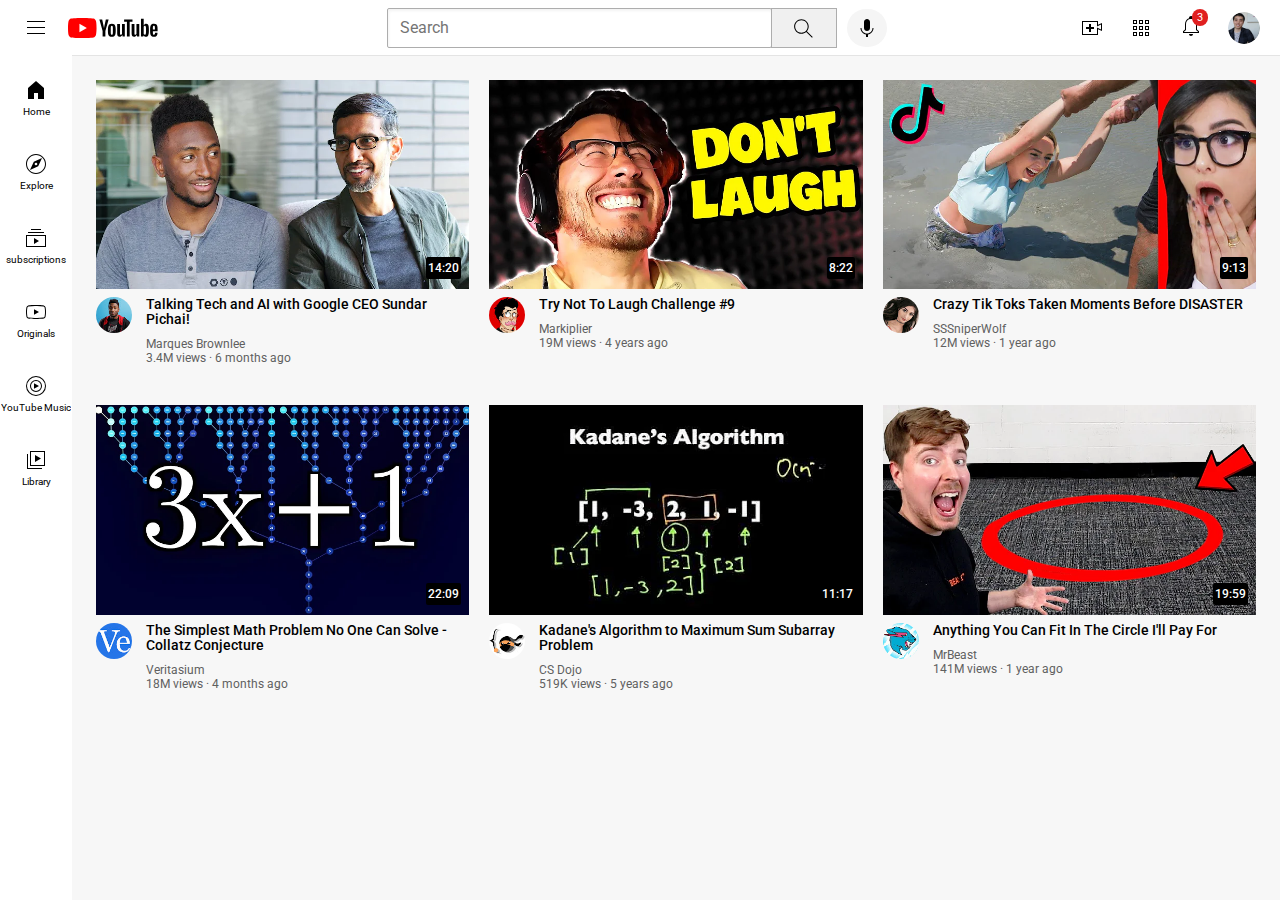
<file: index.html>
<!DOCTYPE html>
<html>

<head>

     <title>YouTube.com Clone</title>
     <link rel="preconnect" href="https://fonts.googleapis.com">
<link rel="preconnect" href="https://fonts.gstatic.com" crossorigin>
<link href="https://fonts.googleapis.com/css2?family=Roboto:wght@700&display=swap" rel="stylesheet">
 <link rel="stylesheet" href="styles/general.css">    
 <link rel="stylesheet" href="styles/header.css">    
 <link rel="stylesheet" href="styles/video.css">
 <link rel="stylesheet" href="styles/sidebar.css">    
</head>

<body>

    <div class = "header">
        <div class =  "left-section">
        <img class="hamburger-menu" src="icons/hamburger-menu.svg">
        <img class = "youtube-logo" src="icons/youtube-logo.svg">
        </div>

        <div class =  "middle-section">
            <input class="search-bar" type="text" placeholder="Search">
            <button class = "search-botton">
                <img class = "search-icon"src="icons/search.svg" alt="">
                <div class = "tooltip">Search</div>
            </button>
            <button class = "voice-search-botton">
                <img class = "voice-search-icon" src="icons/voice-search-icon.svg" alt="">
                <div class = "tooltip">Voice</div>
            </button>
        
        </div>
        
        <div class =  "right-section">
            <img class = "upload-icon"src="icons/upload.svg" alt="">
            <img class = "youtube-apps-icon" src="icons/youtube-apps.svg" alt="">
            <div class = "notifications-icon-container">
                <img class = "notifications-icon"src="icons/notifications.svg" alt="">
                <div class = "notifications-count">3</div>
            </div>
            
            <img class = "current-user-picture" src="channel-picture/my-channel.jpeg" alt="">

        </div>

       
    </div>

    <div class ="side-bar">
        <div class ="sidebar-link" >
            <img src="icons/home.svg" alt="">
            <div>Home</div>
        </div>

        <div class ="sidebar-link" > 
            <img src="icons/explore.svg" alt="">
            <div>Explore</div>
        </div>

        <div class ="sidebar-link" >
            <img src="icons/subscriptions.svg" alt="">
            <div>subscriptions</div>
        </div>
             
        <div class ="sidebar-link" >
            <img src="icons/originals.svg" alt="">
            <div>Originals</div>
        </div>
        
        <div class ="sidebar-link" >
            <img src="icons/youtube-music.svg " alt="">
            <div>YouTube Music</div>
        </div>
        
        <div class ="sidebar-link" >
             <img src="icons/library.svg" alt="">
             <div>Library</div>
        </div>
    
    </div>
    

   
    <div class = "video-grid">



        <div class="video-preview">
       
            <div class ="thumbnail-row">
                <img class="thumbnail" src="thumbnails/thumbnail-1.webp">
                <div class = "video-time"> 14:20</div>
             </div>
        
             <div class = "video-info-grid">
                <div class="channel-picture">
                    <img class="profile-picture" src="channel-picture/channel-1.jpeg">
                </div>
    
                <div class="video-info">
                    <p class="video-title">
                        Talking Tech and AI with Google 
                        CEO Sundar Pichai!
                            </p>
                            <p class="video-author">
                                Marques Brownlee
                            </p>
                            <p class="video-stats">
                                3.4M views · 6 months ago
                            </p>
                </div>
            </div>   
        </div>

        


        <div class="video-preview">
       
            <div class ="thumbnail-row">
                <img class="thumbnail" src="thumbnails/thumbnail-2.webp">
                <div class = "video-time"> 8:22</div>
             </div>
        
             <div class = video-info-grid>
                <div class="channel-picture">
                    <img class="profile-picture" src="channel-picture/channel-2.jpeg">
                </div>
    
                <div class="video-info">
                    <p class="video-title">
                        Try Not To Laugh Challenge #9
                            </p>
                            <p class="video-author">
                                Markiplier
                            </p>
                            <p class="video-stats">
                                19M views · 4 years ago
                            </p>
                </div>
            </div>   
        </div>
    
    
        <div class="video-preview">
           
            <div class ="thumbnail-row">
                <img class="thumbnail" src="thumbnails/thumbnail-3.webp">
                <div class = "video-time"> 9:13</div>
             </div>
        
             <div class = video-info-grid>
                <div class="channel-picture">
                    <img class="profile-picture" src="channel-picture/channel-3.jpeg">                    
                </div>
    
                <div class="video-info">
                    <p class="video-title">
                        Crazy Tik Toks Taken Moments Before DISASTER
                            </p>
                            <p class="video-author">
                                SSSniperWolf
                            </p>
                            <p class="video-stats">
                                12M views · 1 year ago
                            </p>
                </div>
            </div>   
        </div>
    
    
        <div class="video-preview">
           
            <div class ="thumbnail-row">
                <img class="thumbnail" src="thumbnails/thumbnail-4.webp">
                <div class = "video-time"> 22:09</div>
             </div>
        
             <div class = video-info-grid>
                <div class="channel-picture">
                    <img class="profile-picture" src="channel-picture/channel-4.jpeg">
                </div>
    
                <div class="video-info">
                    <p class="video-title">
                        The Simplest Math Problem No One Can Solve - Collatz Conjecture
                            </p>
                            <p class="video-author">
                                Veritasium
                            </p>
                            <p class="video-stats">
                                18M views · 4 months ago
                            </p>
                </div>
            </div>   
        </div>
    
    
    
        <div class="video-preview">
           
            <div class ="thumbnail-row">
                <img class="thumbnail" src="thumbnails/thumbnail-5.webp">
                <div class = "video-time"> 11:17</div>
             </div>
        
             <div class = video-info-grid>
                <div class="channel-picture">
                    <img class="profile-picture" src="channel-picture/channel-5.jpeg">
                </div>
    
                <div class="video-info">
                    <p class="video-title">
                        Kadane's Algorithm to Maximum Sum Subarray Problem
                            </p>
                            <p class="video-author">
                                CS Dojo
                            </p>
                            <p class="video-stats">
                                519K views · 5 years ago
                            </p>
                </div>
            </div>   
        </div>
    
    
    
        <div class="video-preview">
           
            <div class ="thumbnail-row">
                <img class="thumbnail" src="thumbnails/thumbnail-6.webp">
                <div class = "video-time"> 19:59</div>
             </div>
        
             <div class = video-info-grid>
                <div class="channel-picture">
                    <img class="profile-picture" src="channel-picture/channel-6.jpeg">
                </div>
    
                <div class="video-info">
                    <p class="video-title">
                        Anything You Can Fit In The Circle I&#39ll Pay For
                            </p>
                            <p class="video-author">
                                MrBeast
                            </p>
                            <p class="video-stats">
                                141M views · 1 year ago
                            </p>
                </div>
            </div>   
        </div>

    </div>


</body>

</html>
</file>
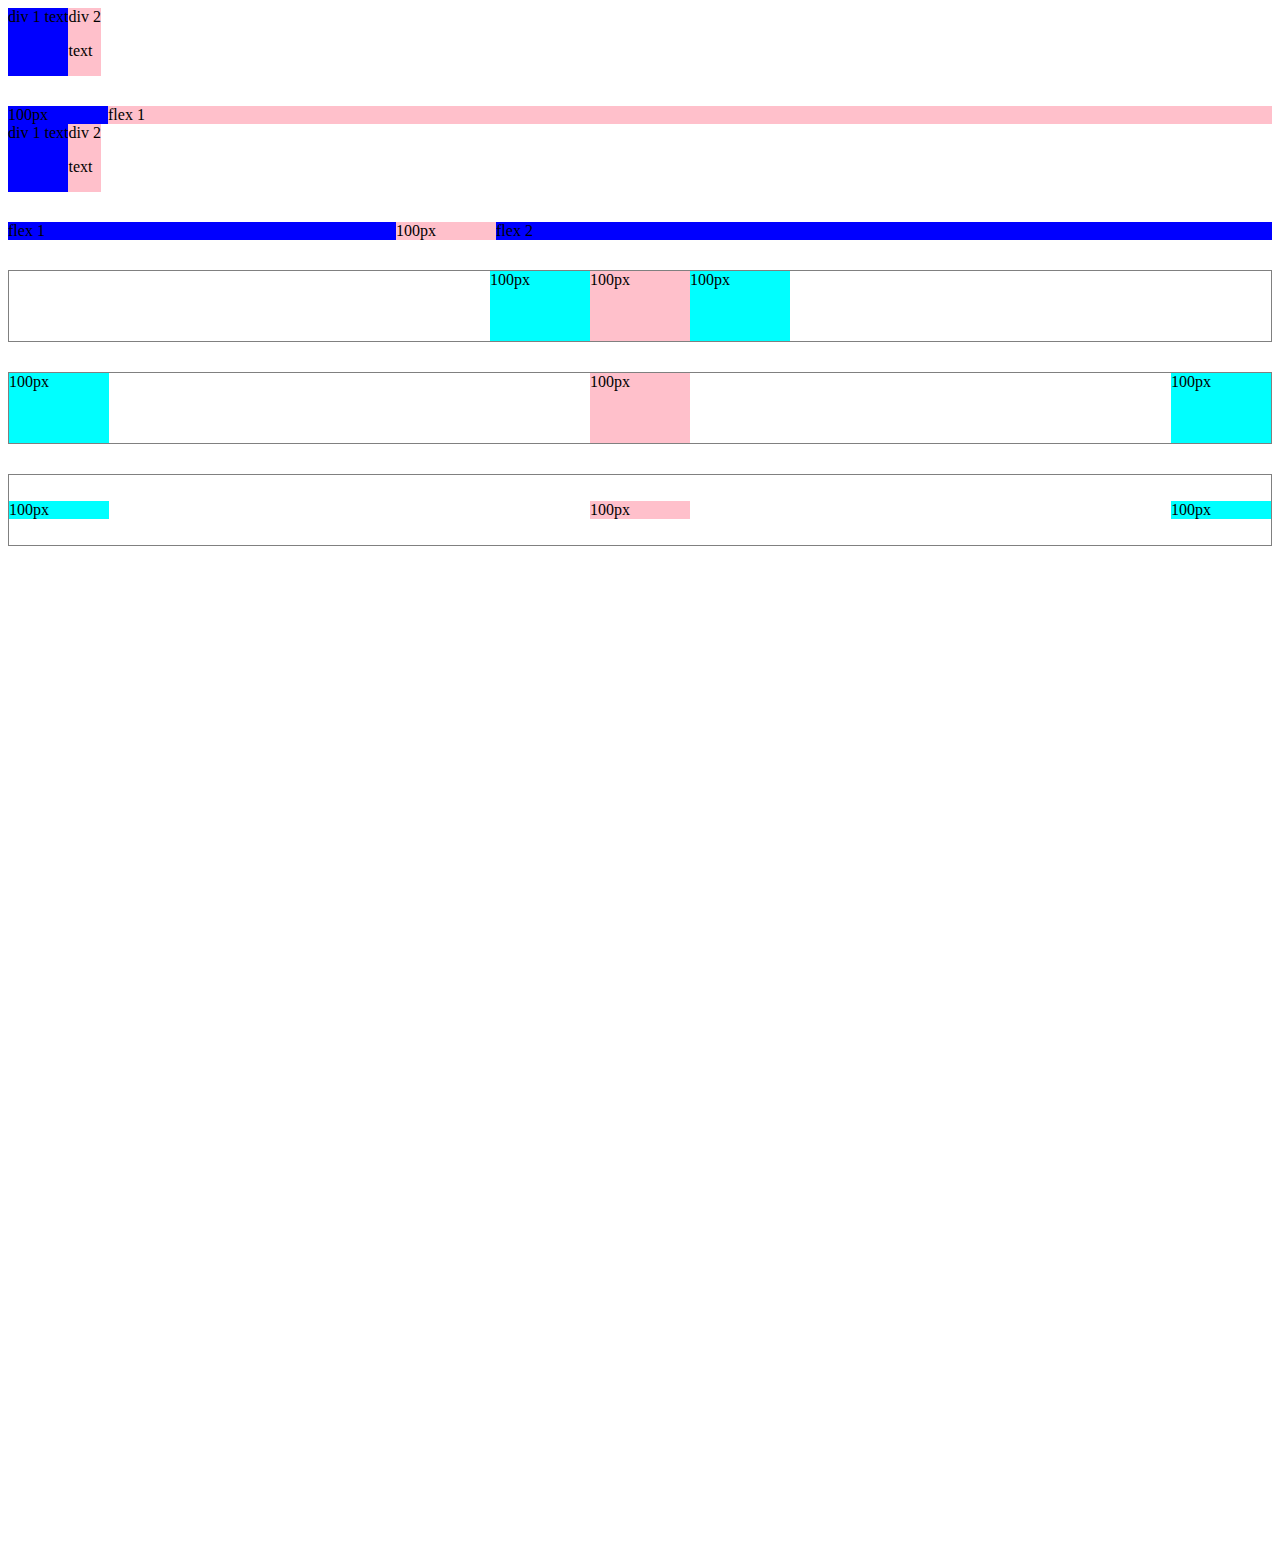
<file: flexBox.html>
<!DOCTYPE html>
<html>

<head>
    <title>FlexBoxPractice</title>
</head>

<body style="padding-bottom: 1000px;">
    <div style = "
    display: flex;
    flex-direction: row;
    ">
        <div style = "background-color: BLUE;"> div 1 text</div>
        <div style = "background-color: PINK;"> div 2 <p> text</p> </div>
    </div>

    <div style = "
    display: flex;
    flex-direction: row;
    margin-top: 30px;">
        <div style = "background-color: BLUE; width: 100px;">100px</div>
        <div style = "background-color: PINK; flex: 1"> flex 1 </div>
    </div>


    <div style = "
    display: flex;
    flex-direction: row;
    ">
        <div style = "background-color: BLUE;"> div 1 text</div>
        <div style = "background-color: PINK;"> div 2 <p> text</p> </div>
    </div>

    <div style = "
    display: flex;
    flex-direction: row;
    margin-top: 30px;">
        <div style = "background-color: blue; flex: 1"> flex 1 </div>
        <div style = "background-color: pink; width: 100px;">100px</div>
        <div style = "background-color: blue; flex: 2"> flex 2 </div>
    </div>


    <div style= "
    display: flex;
    flex-direction: row;
    height: 70px;
    border-width: 1px;
    border-color: gray;
    border-style: solid;
    margin-top: 30px;
    justify-content: center;">
        <div style = "background-color: cyan;  width: 100px;"> 100px </div>
        <div style = "background-color: pink; width: 100px;">100px</div>
        <div style = "background-color: cyan;width: 100px;"> 100px </div>
    </div>


    <div style= "
    display: flex;
    flex-direction: row;
    height: 70px;
    border-width: 1px;
    border-color: gray;
    border-style: solid;
    margin-top: 30px;
    justify-content: space-between">
        <div style = "background-color: cyan;  width: 100px;"> 100px </div>
        <div style = "background-color: pink; width: 100px;">100px</div>
        <div style = "background-color: cyan;width: 100px;"> 100px </div>
    </div>


    <div style= "
    display: flex;
    flex-direction: row;
    height: 70px;
    border-width: 1px;
    border-color: gray;
    border-style: solid;
    margin-top: 30px;
    justify-content: space-between;
    align-items: center;">
        <div style = "background-color: cyan;  width: 100px;"> 100px </div>
        <div style = "background-color: pink; width: 100px;">100px</div>
        <div style = "background-color: cyan;width: 100px;"> 100px </div>
    </div>
</body>

</html>
</file>
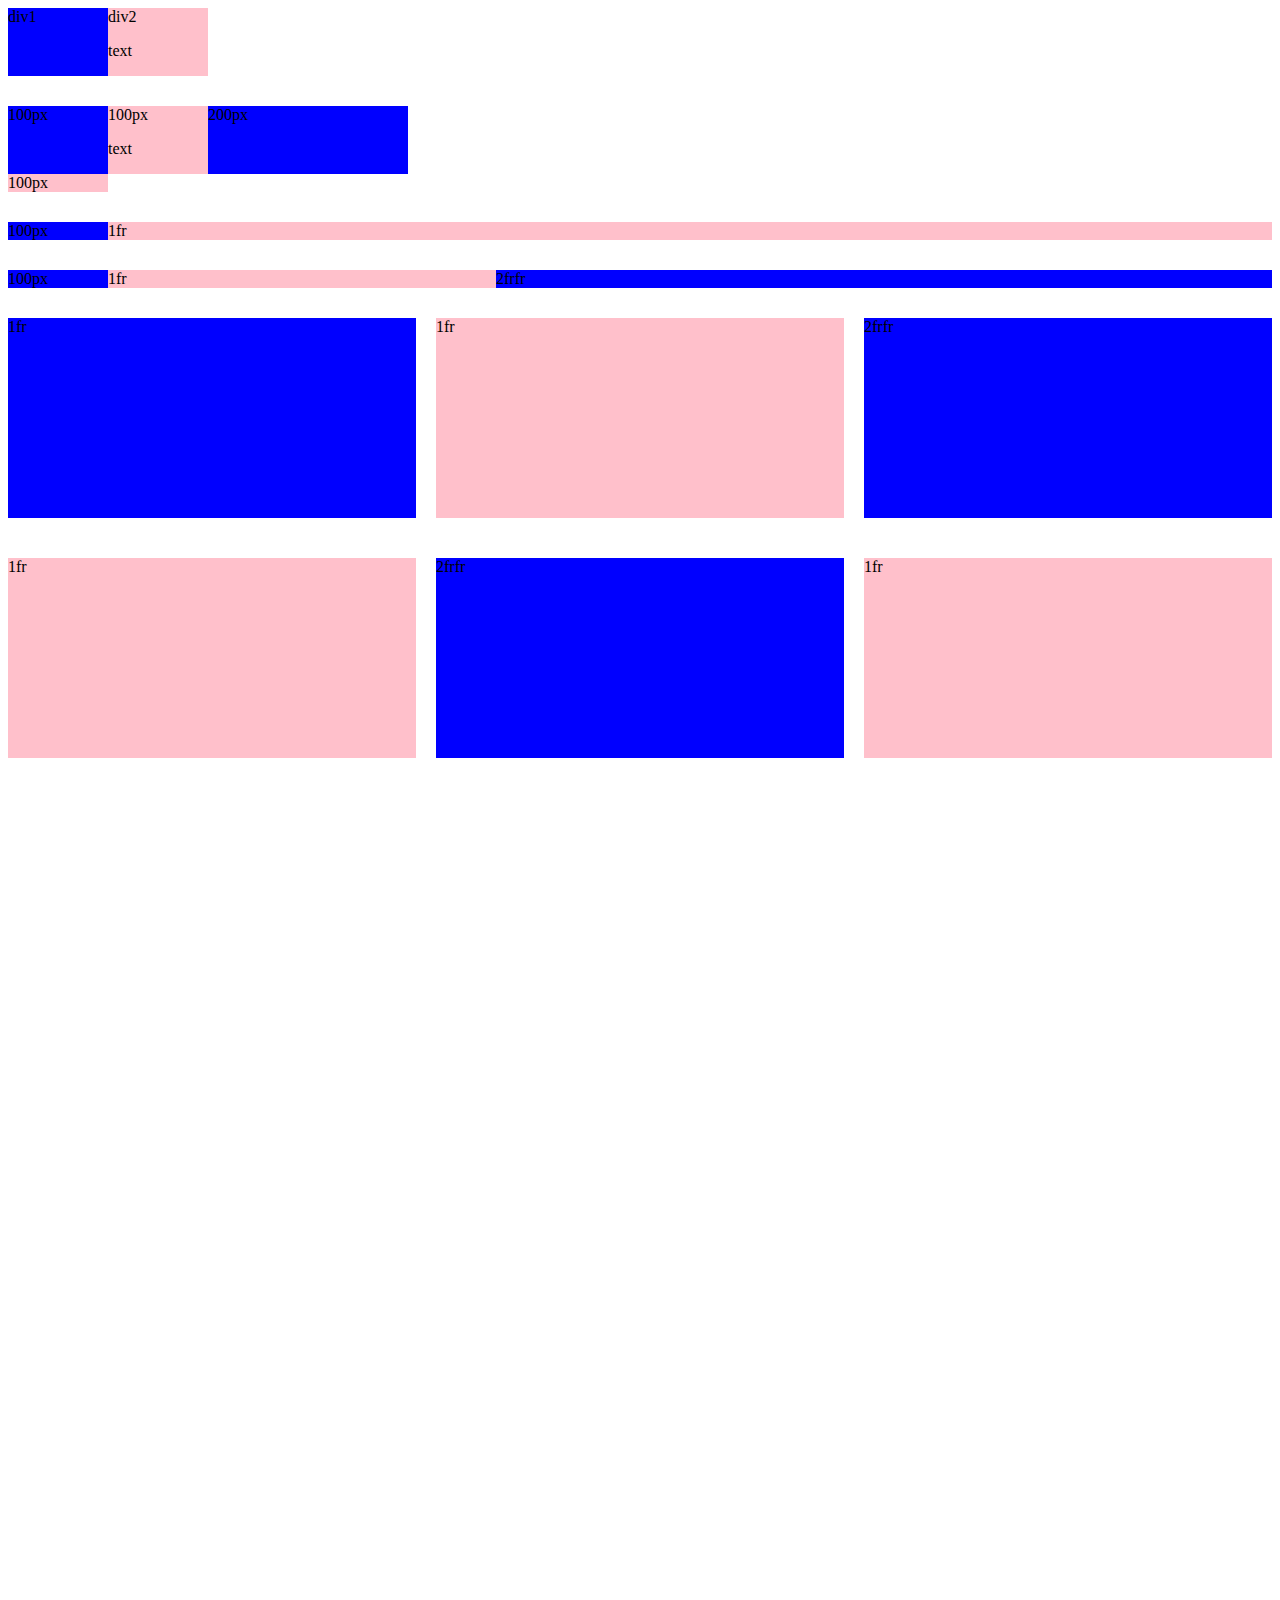
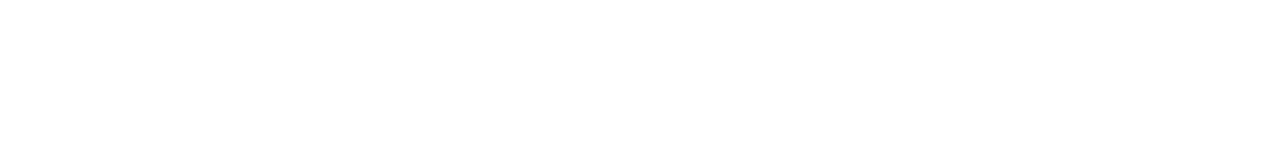
<file: grid.html>
<!DOCTYPE html>
<html>

<head>
  <title>Grid Practice</title>
</head>

<body style="padding-bottom: 1000px;" >
  <div style="
    display: grid ;
    grid-template-columns: 100px 100px ;">
    <div style="background-color: blue ;"> div1 </div>
    <div style=" background-color: PINK " > div2 
      <p>text</p></div>
  </div>

  <div style="
  margin-top: 30px;
  display: grid ;
  grid-template-columns: 100px 100px 200px;">
  <div style="background-color: blue ;"> 100px </div>
  <div style=" background-color: PINK " > 100px 
    <p>text</p></div>
    <div style="background-color: blue ;"> 200px </div>
    <div style=" background-color: PINK " > 100px</div>
</div>

<div style="
margin-top: 30px;
display: grid ;
grid-template-columns: 100px 1fr;
">
<div style="background-color: blue ;"> 100px </div>
  <div style=" background-color: PINK " > 1fr</div>
</div>





<div style="
margin-top: 30px;
display: grid ;
grid-template-columns: 100px 1fr 2fr;">
<div style="background-color: blue ;"> 100px </div>
  <div style=" background-color: PINK " > 1fr</div>
  <div style=" background-color: blue " > 2frfr</div>
</div>








<div style=" margin-top: 30px;    
             display: grid ;
             grid-template-columns: 1fr 1fr 1fr;
             column-gap: 20px;
             row-gap: 40px;">
  
  
  
  <div style="background-color: blue;  height: 200px;"> 1fr </div>
  <div style=" background-color: PINK ;  height: 200px"> 1fr</div>
  <div style=" background-color: blue; height : 200px"> 2frfr</div>
  <div style="background-color: PINK;  height:200px"> 1fr</div>
  <div style=" background-color: blue; height : 200px; " > 2frfr</div>
  <div style=" background-color: PINK ;  height: 200px"; > 1fr</div>

</div>

</body>

</html>
</file>
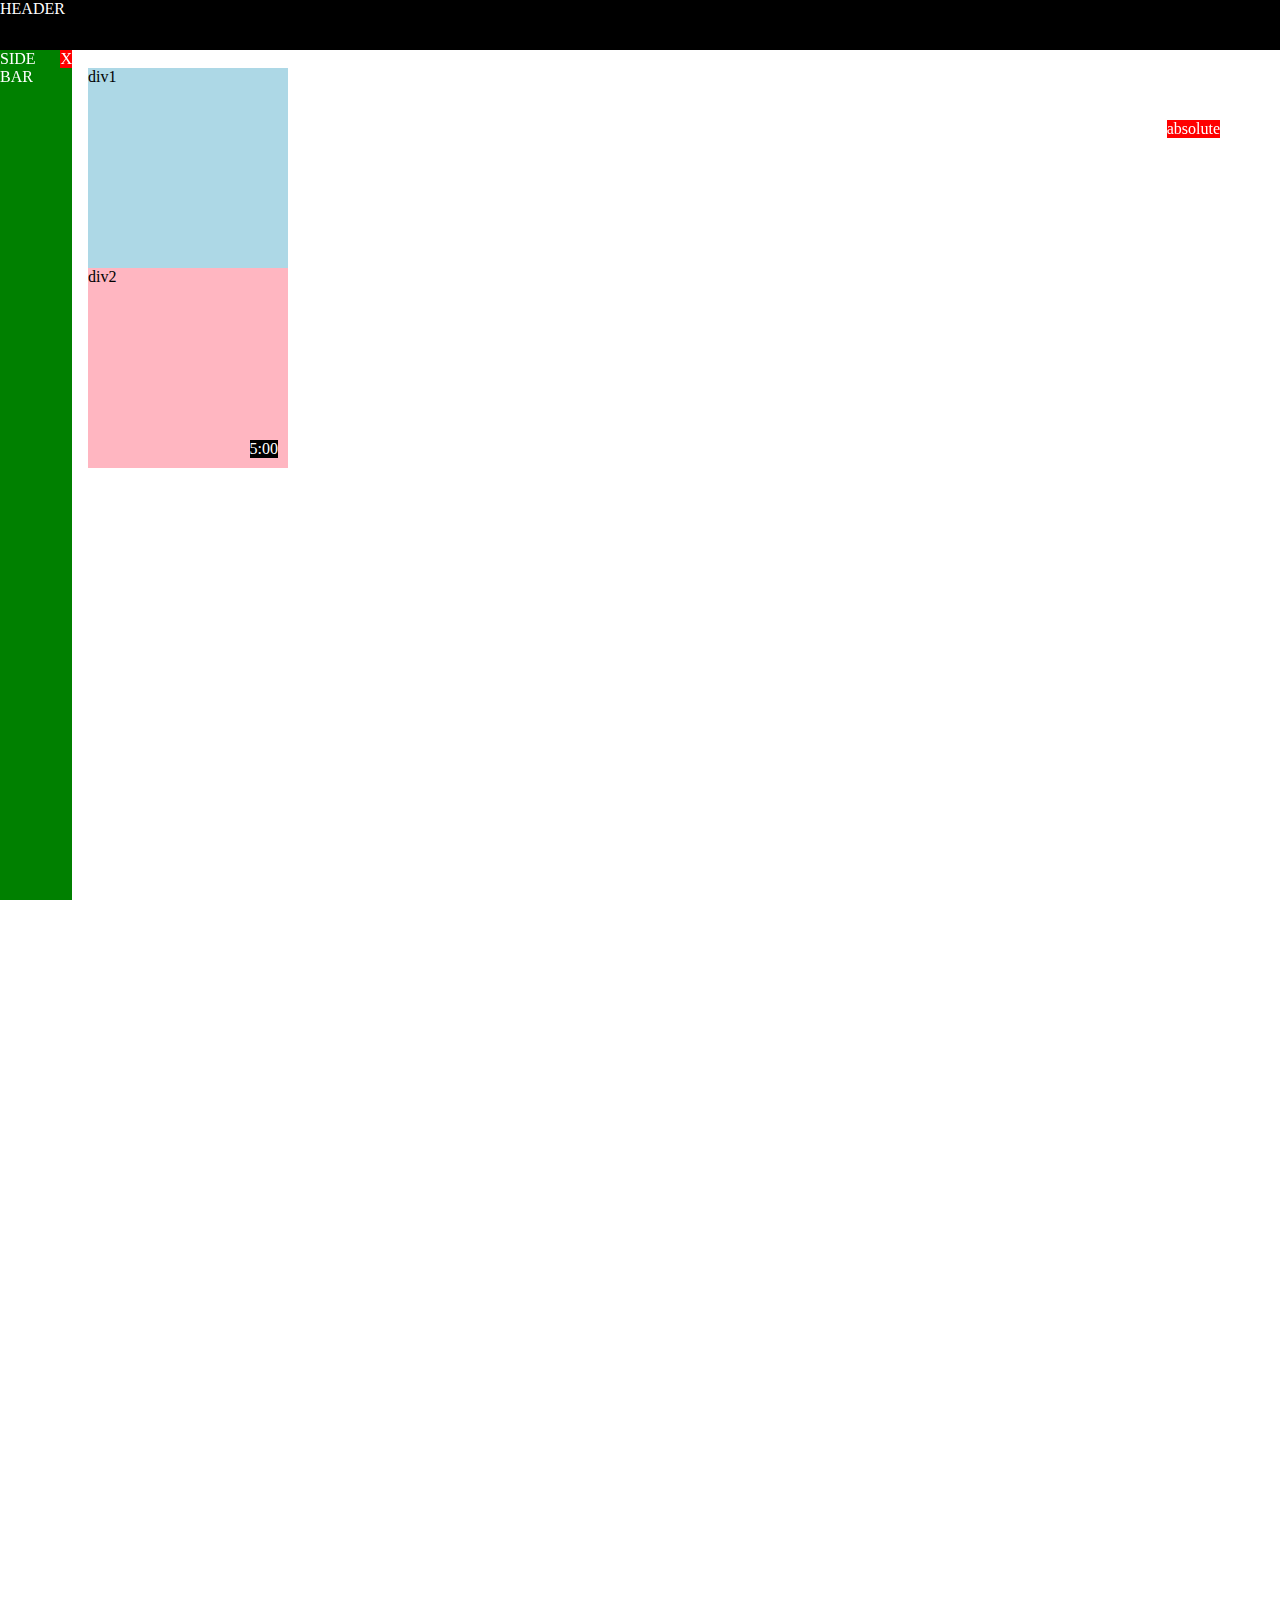
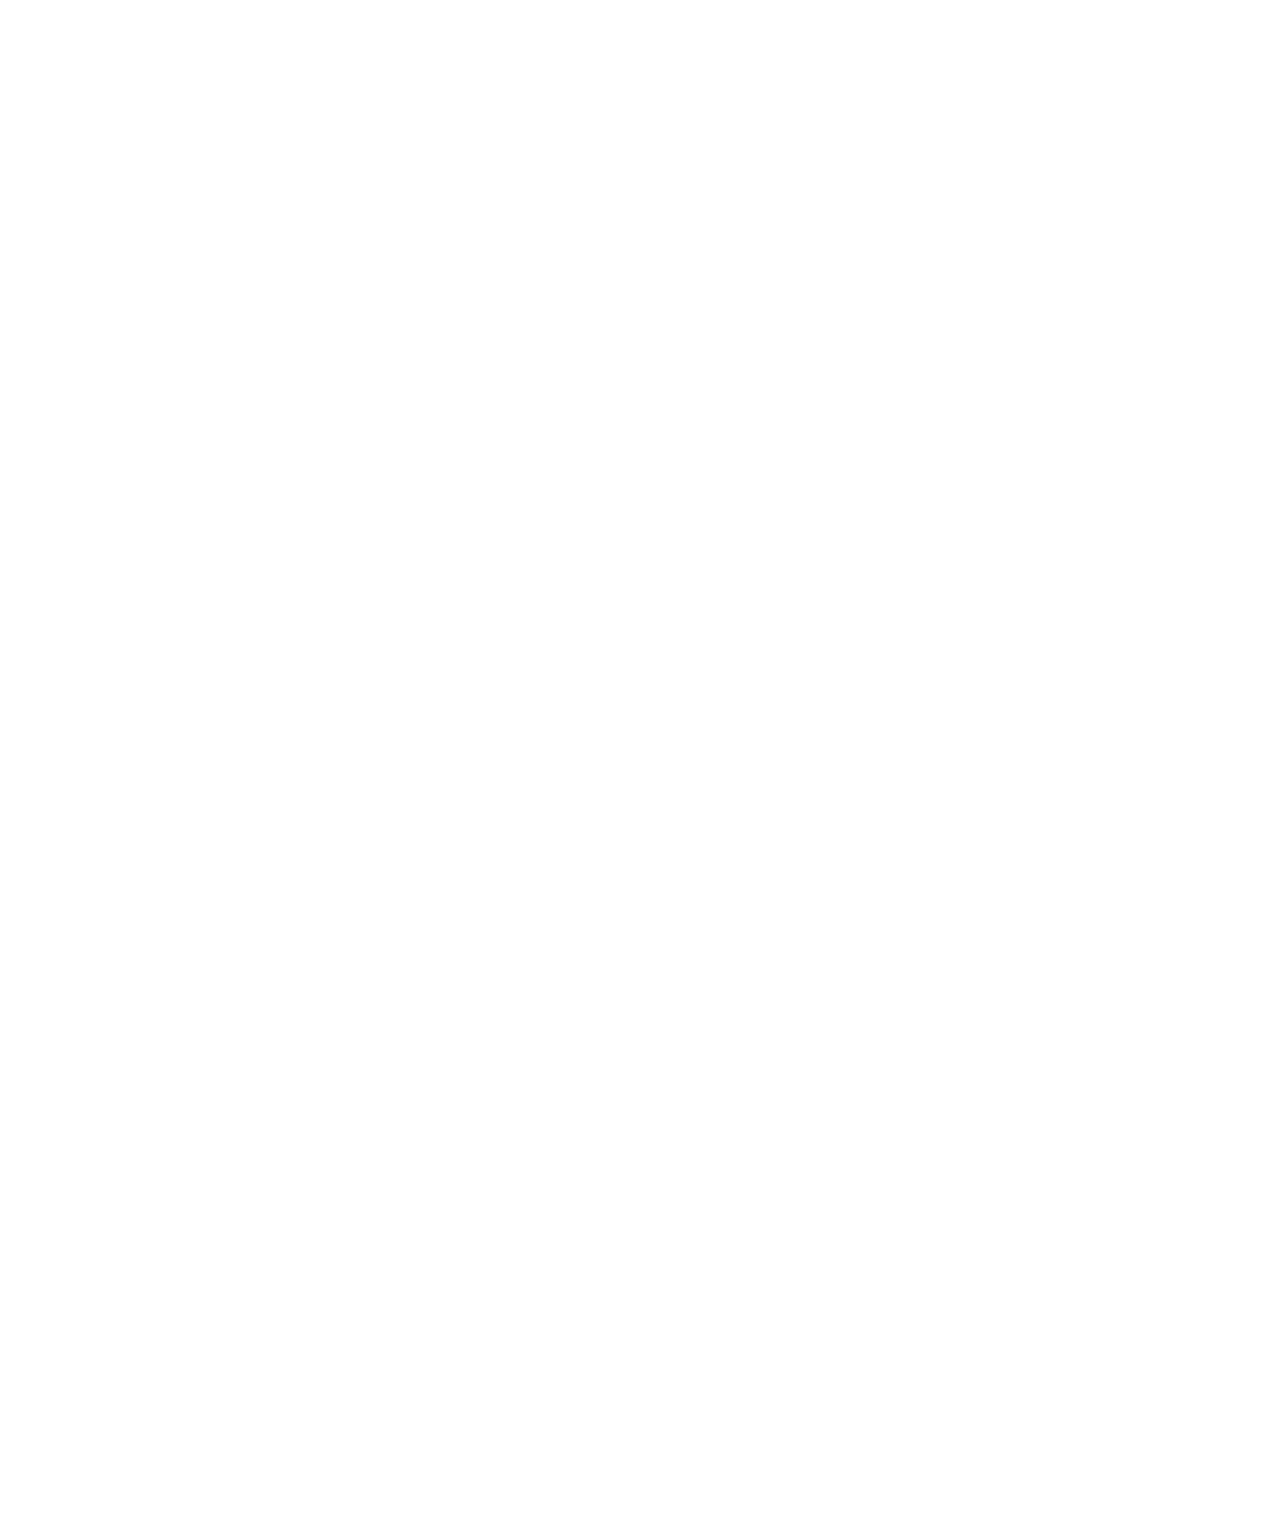
<file: position.html>
<!DOCTYPE html>
<html lang="en">

<head>
    <title>Position Practice</title>
</head>

<body style="height: 3000px;
padding: 60px;
padding-left: 80px;">
  
  <div style="background-color: black;
    color: white;
    position: fixed; 
    top: 0px;
    left : 0px;
    right: 0px;
    height : 50px;">
    HEADER
    </div>



    <div style="background-color: green;
    color: white;
    position: fixed;
    left: 0;
    bottom: 0;
    top : 50px;
    width: 72px;">
    <div style = "position: absolute;
    background-color: red;
    color: white;
    right:0px;
    top: 0px;
    ">X</div>
        SIDE BAR
    </div>

    <div style = "position: absolute;
    background-color: red;
    color: white;
    right:60px;
    top: 120px;
    ">absolute</div>


<div style = "background-color:
 lightblue;
 height : 200px;
width: 200px;
position: static;">
div1
</div>    

<div style="background-color: lightPink; 
            width: 200px;
            height: 200px;
            position: relative;">
                <div style = "position: absolute;
                background-color: black;
                color: white;
                bottom:10px;
                right: 10px;
                ">5:00</div>
                div2</div>    
</body>

</html>
</file>
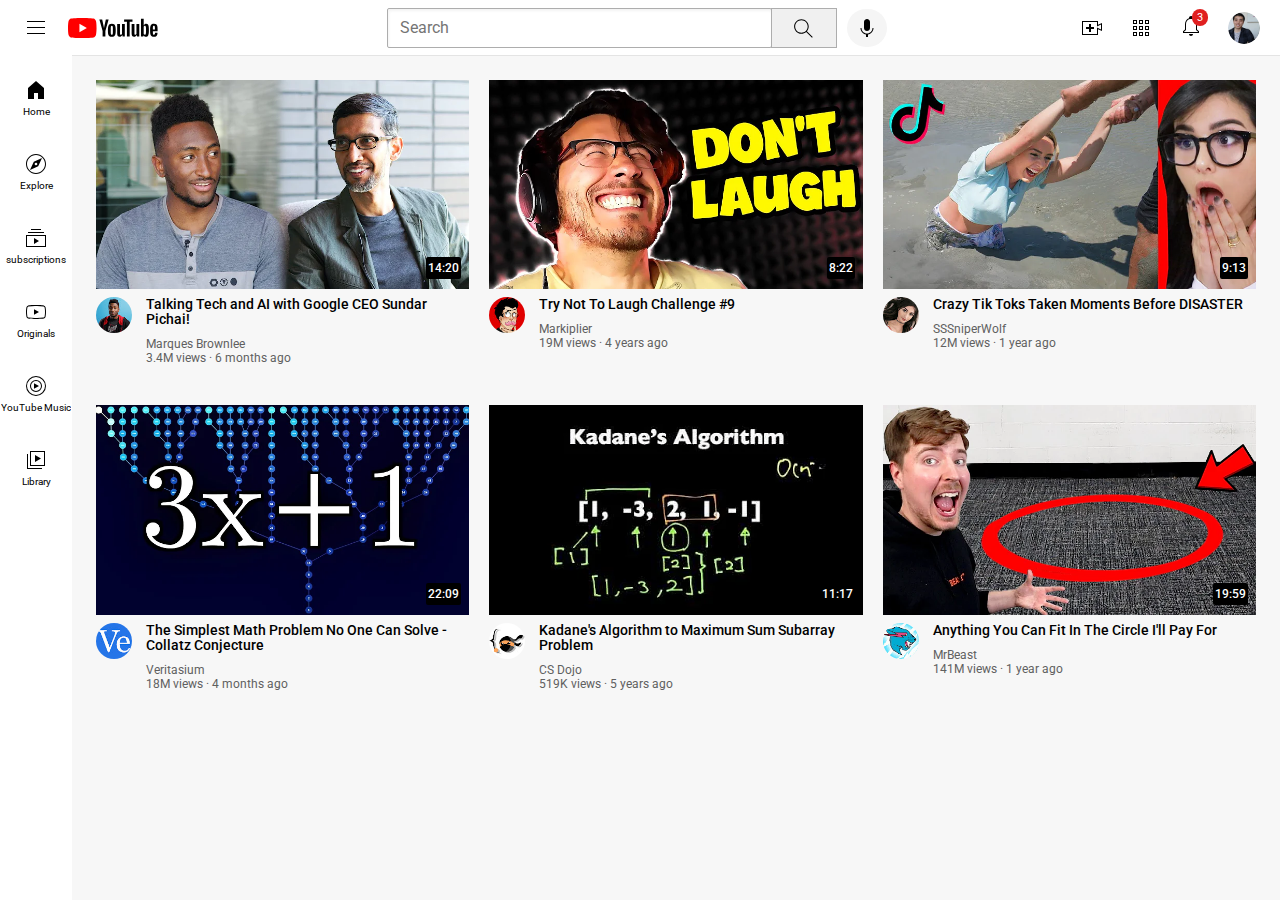
<file: youtube.html>
<!DOCTYPE html>
<html>

<head>

     <title>YouTube.com Clone</title>
     <link rel="preconnect" href="https://fonts.googleapis.com">
<link rel="preconnect" href="https://fonts.gstatic.com" crossorigin>
<link href="https://fonts.googleapis.com/css2?family=Roboto:wght@700&display=swap" rel="stylesheet">
 <link rel="stylesheet" href="styles/general.css">    
 <link rel="stylesheet" href="styles/header.css">    
 <link rel="stylesheet" href="styles/video.css">
 <link rel="stylesheet" href="styles/sidebar.css">    
</head>

<body>

    <div class = "header">
        <div class =  "left-section">
        <img class="hamburger-menu" src="icons/hamburger-menu.svg">
        <img class = "youtube-logo" src="icons/youtube-logo.svg">
        </div>

        <div class =  "middle-section">
            <input class="search-bar" type="text" placeholder="Search">
            <button class = "search-botton">
                <img class = "search-icon"src="icons/search.svg" alt="">
                <div class = "tooltip">Search</div>
            </button>
            <button class = "voice-search-botton">
                <img class = "voice-search-icon" src="icons/voice-search-icon.svg" alt="">
                <div class = "tooltip">Voice</div>
            </button>
        
        </div>
        
        <div class =  "right-section">
            <img class = "upload-icon"src="icons/upload.svg" alt="">
            <img class = "youtube-apps-icon" src="icons/youtube-apps.svg" alt="">
            <div class = "notifications-icon-container">
                <img class = "notifications-icon"src="icons/notifications.svg" alt="">
                <div class = "notifications-count">3</div>
            </div>
            
            <img class = "current-user-picture" src="channel-picture/my-channel.jpeg" alt="">

        </div>

       
    </div>

    <div class ="side-bar">
        <div class ="sidebar-link" >
            <img src="icons/home.svg" alt="">
            <div>Home</div>
        </div>

        <div class ="sidebar-link" > 
            <img src="icons/explore.svg" alt="">
            <div>Explore</div>
        </div>

        <div class ="sidebar-link" >
            <img src="icons/subscriptions.svg" alt="">
            <div>subscriptions</div>
        </div>
             
        <div class ="sidebar-link" >
            <img src="icons/originals.svg" alt="">
            <div>Originals</div>
        </div>
        
        <div class ="sidebar-link" >
            <img src="icons/youtube-music.svg " alt="">
            <div>YouTube Music</div>
        </div>
        
        <div class ="sidebar-link" >
             <img src="icons/library.svg" alt="">
             <div>Library</div>
        </div>
    
    </div>
    

   
    <div class = "video-grid">



        <div class="video-preview">
       
            <div class ="thumbnail-row">
                <img class="thumbnail" src="thumbnails/thumbnail-1.webp">
                <div class = "video-time"> 14:20</div>
             </div>
        
             <div class = "video-info-grid">
                <div class="channel-picture">
                    <img class="profile-picture" src="channel-picture/channel-1.jpeg">
                </div>
    
                <div class="video-info">
                    <p class="video-title">
                        Talking Tech and AI with Google 
                        CEO Sundar Pichai!
                            </p>
                            <p class="video-author">
                                Marques Brownlee
                            </p>
                            <p class="video-stats">
                                3.4M views · 6 months ago
                            </p>
                </div>
            </div>   
        </div>

        


        <div class="video-preview">
       
            <div class ="thumbnail-row">
                <img class="thumbnail" src="thumbnails/thumbnail-2.webp">
                <div class = "video-time"> 8:22</div>
             </div>
        
             <div class = video-info-grid>
                <div class="channel-picture">
                    <img class="profile-picture" src="channel-picture/channel-2.jpeg">
                </div>
    
                <div class="video-info">
                    <p class="video-title">
                        Try Not To Laugh Challenge #9
                            </p>
                            <p class="video-author">
                                Markiplier
                            </p>
                            <p class="video-stats">
                                19M views · 4 years ago
                            </p>
                </div>
            </div>   
        </div>
    
    
        <div class="video-preview">
           
            <div class ="thumbnail-row">
                <img class="thumbnail" src="thumbnails/thumbnail-3.webp">
                <div class = "video-time"> 9:13</div>
             </div>
        
             <div class = video-info-grid>
                <div class="channel-picture">
                    <img class="profile-picture" src="channel-picture/channel-3.jpeg">                    
                </div>
    
                <div class="video-info">
                    <p class="video-title">
                        Crazy Tik Toks Taken Moments Before DISASTER
                            </p>
                            <p class="video-author">
                                SSSniperWolf
                            </p>
                            <p class="video-stats">
                                12M views · 1 year ago
                            </p>
                </div>
            </div>   
        </div>
    
    
        <div class="video-preview">
           
            <div class ="thumbnail-row">
                <img class="thumbnail" src="thumbnails/thumbnail-4.webp">
                <div class = "video-time"> 22:09</div>
             </div>
        
             <div class = video-info-grid>
                <div class="channel-picture">
                    <img class="profile-picture" src="channel-picture/channel-4.jpeg">
                </div>
    
                <div class="video-info">
                    <p class="video-title">
                        The Simplest Math Problem No One Can Solve - Collatz Conjecture
                            </p>
                            <p class="video-author">
                                Veritasium
                            </p>
                            <p class="video-stats">
                                18M views · 4 months ago
                            </p>
                </div>
            </div>   
        </div>
    
    
    
        <div class="video-preview">
           
            <div class ="thumbnail-row">
                <img class="thumbnail" src="thumbnails/thumbnail-5.webp">
                <div class = "video-time"> 11:17</div>
             </div>
        
             <div class = video-info-grid>
                <div class="channel-picture">
                    <img class="profile-picture" src="channel-picture/channel-5.jpeg">
                </div>
    
                <div class="video-info">
                    <p class="video-title">
                        Kadane's Algorithm to Maximum Sum Subarray Problem
                            </p>
                            <p class="video-author">
                                CS Dojo
                            </p>
                            <p class="video-stats">
                                519K views · 5 years ago
                            </p>
                </div>
            </div>   
        </div>
    
    
    
        <div class="video-preview">
           
            <div class ="thumbnail-row">
                <img class="thumbnail" src="thumbnails/thumbnail-6.webp">
                <div class = "video-time"> 19:59</div>
             </div>
        
             <div class = video-info-grid>
                <div class="channel-picture">
                    <img class="profile-picture" src="channel-picture/channel-6.jpeg">
                </div>
    
                <div class="video-info">
                    <p class="video-title">
                        Anything You Can Fit In The Circle I&#39ll Pay For
                            </p>
                            <p class="video-author">
                                MrBeast
                            </p>
                            <p class="video-stats">
                                141M views · 1 year ago
                            </p>
                </div>
            </div>   
        </div>

    </div>


</body>

</html>
</file>
<file: styles/general.css>
p{
    font-family: Roboto, Arial;
    margin-top: 0;
    margin-bottom: 0;
  }

body{
    margin: 0;
    padding-top: 80px ;
    padding-left:96px;
    padding-right: 24px;
    background-color: rgb(247, 247, 247);
}
</file>
<file: styles/header.css>
.header{
    height: 55px;
    display: flex;
    flex-direction: row;
    justify-content: space-between;

    position: fixed;
    top: 0;
    left: 0;
    right: 0;
     z-index: 100; 

    border-bottom-width: 1px;
    border-bottom-style:solid;
    border-bottom-color:rgb(228, 228, 228);
    background-color: white;
}
.left-section{
    display: flex;
    align-items: center;
    
}
.middle-section{
    display: flex;
    align-items: center;
    flex : 1;
    margin-left: 70px;
    margin-right: 35px;
    max-width: 500px;
}

.hamburger-menu{
    height: 24px;
    margin-left: 24px;
    margin-right: 20px;
}

.youtube-logo{
    height:20px ;
}
.search-botton{
  height: 40px;
  width: 66px;
  background-color: rgb(240,240,240);
  border-width: 1px;
  border-style: solid;
  border-color: rgb(173, 173, 173);
  margin-left: -1px;
  margin-right: 10px;
  position: relative;
}

.search-botton .tooltip {
    position: absolute;
    background-color : lightgray;
    color: black;
    padding-left : 4px;
    padding-right : 4px;
    padding-top : 4px;
    padding-bottom : 4px;
    font-size : 12px;
    border-radius: 2px;
    bottom: -30px;
    opacity: 0;
    transition: opacity 0.15s;
    pointer-events: none;
}

.search-botton:hover .tooltip{
    opacity: 1;
}


.search-bar{
   flex: 1;
   height: 36px;
   font-size: 16px;
   border-width: 1px;
   border-style : solid;
   border-color: rgb(173, 173, 173);
   border-radius: 2px;
   box-shadow: inset 1px 2px 3px
    rgba(0, 0, 0, 0.05);
    width: 0;

}

.search-bar::placeholder{
    font-family: Roboto, Arial;
    font-size: 16px;
    padding-left: 10px;
}
.search-icon{
    height: 25px;
    margin-top: 4px;
}
.voice-search-botton{
    height: 38px;
    width: 40px;
    border-radius: 20px;
    border: none;
    background-color: rgb(245, 245, 245);
    position: relative;
    }

    .voice-search-botton .tooltip {
        position: absolute;
        background-color : lightgray;
        color: black;
        padding-left : 4px;
        padding-right : 4px;
        padding-top : 4px;
        padding-bottom : 4px;
        font-size : 12px;
        border-radius: 2px;
        bottom: -30px;
        opacity: 0;
        transition: opacity 0.15s;
        pointer-events: none;
    }
 .voice-search-botton:hover .tooltip{
    opacity: 1;
 }   
.voice-search-icon{
    height: 24px;
    margin-top: 4px;
}

.right-section{
    width: 180px;
    display : flex;
    align-items: center;
    justify-content: space-between;
    margin-right: 20px;
    flex-shrink: 0;
}

.upload-icon{
  height : 24px;
}
.youtube-apps-icon{
    height : 24px;
}
.notifications-icon-container{
    position: relative;
}
.notifications-count{
    position: absolute;
    top : -5px;
    right: -5px;
    background-color: rgb(224, 32, 32);
    color: white;
    font-family: Roboto, Arial;
    font-size: 11px;
    padding-left: 5px;
    padding-right: 5px;
    padding-top: 2px;
    padding-bottom: 2px;
    border-radius: 10px;
}
.notifications-icon{
    height : 24px;

}


.current-user-picture{
    height : 32px;
    border-radius: 16px;
}
</file>
<file: styles/video.css>
.thumbnail{
         width: 100%;
         display: block;           
    }
   
    .profile-picture{
        width:36px;
        border-radius: 50px;
    }
    .video-title{
        margin-top: 0px;
        font-size:14px;
        font-weight: 500;
        line-height:15px;
        margin-bottom: 10px;
        
    }
   .thumbnail-row{
    margin-bottom: 8px;
    position: relative;
   }
 
   .video-author, .video-stats{
    font-size:12px;
    color: rgb(96, 96, 96);
   }
   

   .video-info-grid{
    display: grid;
    grid-template-columns: 50px 1fr;
   }

   .video-grid{
    display: grid;
    grid-template-columns: 1fr 1fr 1fr;
    column-gap: 20px;
    row-gap: 40px;
   }


   @media (max-width: 750px) {
    .video-grid{
        grid-template-columns: 1fr 1fr;
    }
   }
   .video-time{
    background-color: black;
    color: white;
    position: absolute;
    bottom: 10px;
    right: 8px;
    font-family: Roboto, Ariel;
    font-size: 12px;
    font-weight: 500;
    padding-left: 2px;
    padding-right: 2px;
    padding-top: 4px;
    padding-bottom: 4px;
    border-radius: 2px;
   }
</file>
<file: styles/sidebar.css>
.side-bar{
    position: fixed;
    left : 0;
    bottom: 0;
    top: 55px;
    background-color: white;
    width: 72px; 
    z-index : 101;
    padding-top: 5px;   
}
.sidebar-link{
    height: 74px;
    display: flex;
    justify-content: center;
    align-items: center;
    flex-direction: column;
    cursor: pointer;
}

.sidebar-link:hover{
   background-color: rgb(235, 235, 235);
}

.sidebar-link img {
     height: 24px;    
     margin-bottom: 4px;
}

.sidebar-link div{
   font-family: Roboto, Arial;
   font-size: 10px;
}
</file>
